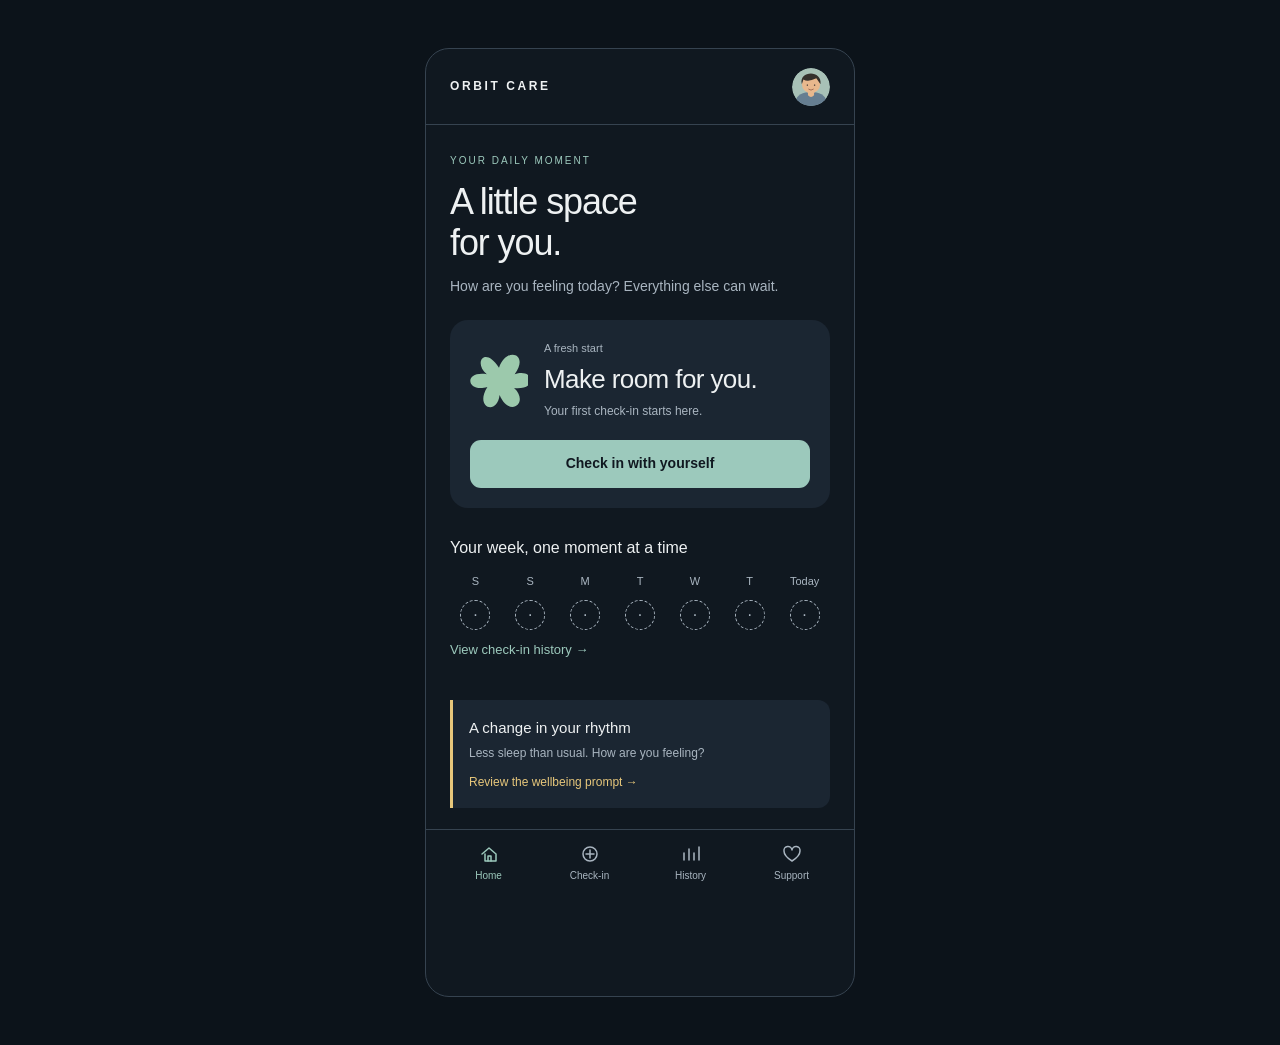
<file: ORBIT_CARE_App/index.html>
<!doctype html>
<html lang="en">
<head>
  <meta charset="utf-8">
  <meta name="viewport" content="width=device-width, initial-scale=1, viewport-fit=cover">
  <meta name="theme-color" content="#101820">
  <meta name="description" content="ORBIT CARE — a little space for wellbeing, connection, and home. An interactive concept demo.">
  <title>ORBIT CARE</title>
  <link rel="stylesheet" href="colors.css">
  <link rel="stylesheet" href="styles.css">
  <script src="app.js" defer></script>
</head>
<body>
  <div class="app-shell"><header id="app-header"></header><main id="app" tabindex="-1"></main><nav id="app-nav" aria-label="Main navigation"></nav><div class="toast" id="toast" role="status" hidden></div></div>
  <noscript>This interactive demo needs JavaScript enabled in your browser.</noscript>
</body>
</html>
</file>
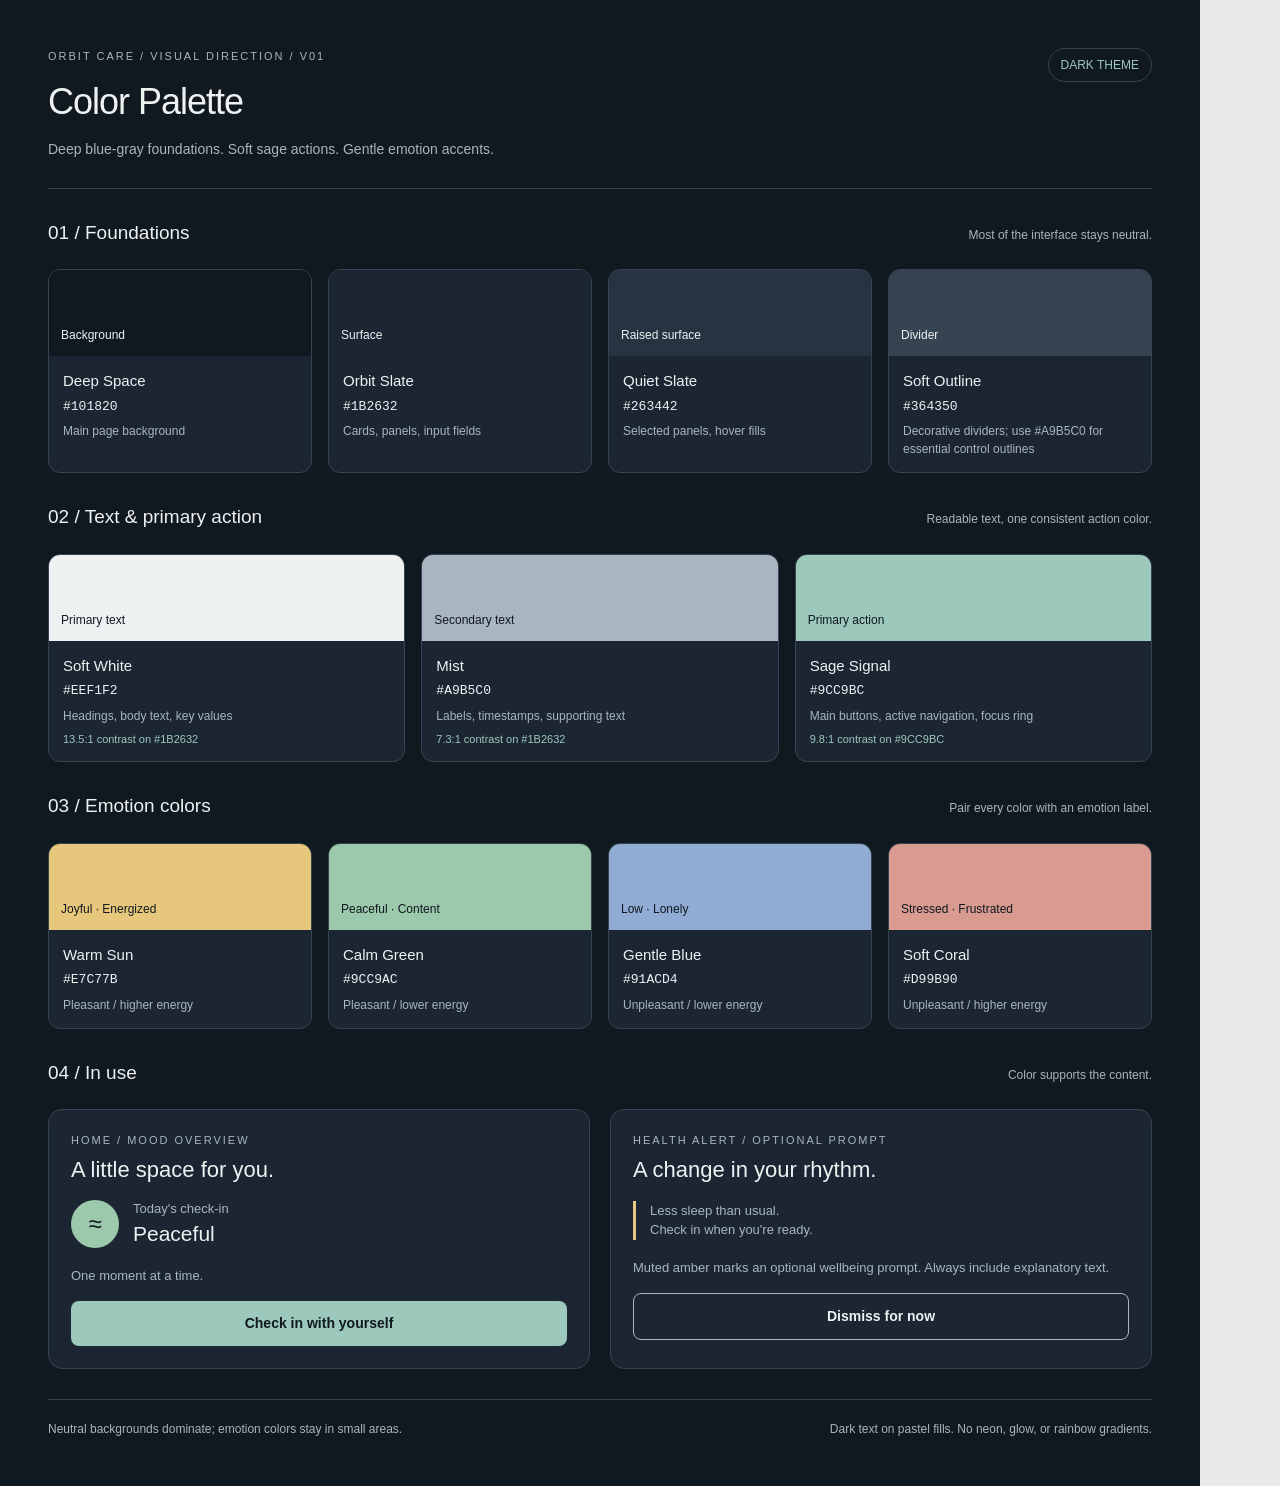
<file: color-palette.html>
<!doctype html>
<html lang="en">
<head>
<meta charset="utf-8">
<meta name="viewport" content="width=device-width, initial-scale=1">
<title>ORBIT CARE | Color Palette</title>
<style>
*{box-sizing:border-box}body{margin:0;background:#e8e9eb;color:#eef1f2;font:14px/1.5 Arial,Helvetica,sans-serif}.palette-board{width:1200px;padding:48px;background:#101820}header{display:flex;justify-content:space-between;align-items:flex-start;padding-bottom:28px;border-bottom:1px solid #364350}.eyebrow{color:#a9b5c0;font-size:11px;letter-spacing:2px;text-transform:uppercase}h1{font-size:36px;font-weight:500;letter-spacing:-1px;margin:10px 0}h2{font-size:19px;font-weight:500;margin:0 0 6px}p{margin:0;color:#a9b5c0}.badge{border:1px solid #364350;border-radius:20px;color:#9cc9bc;padding:7px 12px;font-size:12px}section{margin-top:30px}.section-head{display:flex;justify-content:space-between;align-items:baseline;margin-bottom:16px}.section-head span{font-size:12px;color:#a9b5c0}.grid{display:grid;gap:16px}.four{grid-template-columns:repeat(4,1fr)}.three{grid-template-columns:repeat(3,1fr)}.token{background:#1b2632;border:1px solid #364350;border-radius:12px;overflow:hidden}.swatch{height:86px;padding:12px;display:flex;align-items:flex-end;font-size:12px}.token-info{padding:14px}.token-title{font-size:15px;margin-bottom:4px}.hex{font-family:Consolas,monospace;color:#eef1f2;font-size:13px}.usage{font-size:12px;color:#a9b5c0;margin-top:6px}.example-grid{display:grid;grid-template-columns:1fr 1fr;gap:20px}.example{padding:22px;border:1px solid #364350;border-radius:14px;background:#1b2632}.example h3{font-size:22px;line-height:1.2;font-weight:500;margin:8px 0 12px}.example p{font-size:13px}.button{background:#9cc9bc;color:#101820;border-radius:8px;text-align:center;padding:12px 16px;margin-top:16px;font-weight:600}.secondary{background:transparent;border:1px solid #a9b5c0;color:#eef1f2}.mood{display:flex;align-items:center;gap:14px;margin:16px 0}.mood-dot{width:48px;height:48px;border-radius:50%;background:#9cc9ac;color:#101820;display:flex;align-items:center;justify-content:center;font-size:24px}.mood-name{font-size:21px}.alert{border-left:3px solid #e7c77b;padding-left:14px;margin:18px 0}.rules{display:flex;gap:20px;justify-content:space-between;border-top:1px solid #364350;padding-top:20px;margin-top:30px;color:#a9b5c0;font-size:12px}.small{font-size:12px}.contrast{color:#9cc9bc;font-size:11px;margin-top:6px}@media print{body{background:#101820}.palette-board{break-inside:avoid}@page{size:1200px 1500px;margin:0}}
</style>
</head>
<body>
<main class="palette-board" aria-label="ORBIT CARE color palette">
<header><div><div class="eyebrow">ORBIT CARE / Visual direction / v01</div><h1>Color Palette</h1><p>Deep blue-gray foundations. Soft sage actions. Gentle emotion accents.</p></div><span class="badge">DARK THEME</span></header>
<section><div class="section-head"><h2>01 / Foundations</h2><span>Most of the interface stays neutral.</span></div><div class="grid four">
<div class="token"><div class="swatch" style="background:#101820">Background</div><div class="token-info"><div class="token-title">Deep Space</div><div class="hex">#101820</div><div class="usage">Main page background</div></div></div>
<div class="token"><div class="swatch" style="background:#1b2632">Surface</div><div class="token-info"><div class="token-title">Orbit Slate</div><div class="hex">#1B2632</div><div class="usage">Cards, panels, input fields</div></div></div>
<div class="token"><div class="swatch" style="background:#263442">Raised surface</div><div class="token-info"><div class="token-title">Quiet Slate</div><div class="hex">#263442</div><div class="usage">Selected panels, hover fills</div></div></div>
<div class="token"><div class="swatch" style="background:#364350">Divider</div><div class="token-info"><div class="token-title">Soft Outline</div><div class="hex">#364350</div><div class="usage">Decorative dividers; use #A9B5C0 for essential control outlines</div></div></div>
</div></section>
<section><div class="section-head"><h2>02 / Text & primary action</h2><span>Readable text, one consistent action color.</span></div><div class="grid three">
<div class="token"><div class="swatch" style="background:#eef1f2;color:#101820">Primary text</div><div class="token-info"><div class="token-title">Soft White</div><div class="hex">#EEF1F2</div><div class="usage">Headings, body text, key values</div><div class="contrast" data-contrast="#EEF1F2" data-bg="#1B2632">13.5:1 contrast on #1B2632</div></div></div>
<div class="token"><div class="swatch" style="background:#a9b5c0;color:#101820">Secondary text</div><div class="token-info"><div class="token-title">Mist</div><div class="hex">#A9B5C0</div><div class="usage">Labels, timestamps, supporting text</div><div class="contrast" data-contrast="#A9B5C0" data-bg="#1B2632">7.3:1 contrast on #1B2632</div></div></div>
<div class="token"><div class="swatch" style="background:#9cc9bc;color:#101820">Primary action</div><div class="token-info"><div class="token-title">Sage Signal</div><div class="hex">#9CC9BC</div><div class="usage">Main buttons, active navigation, focus ring</div><div class="contrast" data-contrast="#101820" data-bg="#9CC9BC">9.8:1 contrast on #9CC9BC</div></div></div>
</div></section>
<section><div class="section-head"><h2>03 / Emotion colors</h2><span>Pair every color with an emotion label.</span></div><div class="grid four">
<div class="token"><div class="swatch" style="background:#e7c77b;color:#101820">Joyful · Energized</div><div class="token-info"><div class="token-title">Warm Sun</div><div class="hex">#E7C77B</div><div class="usage">Pleasant / higher energy</div></div></div>
<div class="token"><div class="swatch" style="background:#9cc9ac;color:#101820">Peaceful · Content</div><div class="token-info"><div class="token-title">Calm Green</div><div class="hex">#9CC9AC</div><div class="usage">Pleasant / lower energy</div></div></div>
<div class="token"><div class="swatch" style="background:#91acd4;color:#101820">Low · Lonely</div><div class="token-info"><div class="token-title">Gentle Blue</div><div class="hex">#91ACD4</div><div class="usage">Unpleasant / lower energy</div></div></div>
<div class="token"><div class="swatch" style="background:#d99b90;color:#101820">Stressed · Frustrated</div><div class="token-info"><div class="token-title">Soft Coral</div><div class="hex">#D99B90</div><div class="usage">Unpleasant / higher energy</div></div></div>
</div></section>
<section><div class="section-head"><h2>04 / In use</h2><span>Color supports the content.</span></div><div class="example-grid">
<div class="example"><div class="eyebrow">Home / mood overview</div><h3>A little space for you.</h3><div class="mood"><div class="mood-dot">≈</div><div><p>Today's check-in</p><div class="mood-name">Peaceful</div></div></div><p>One moment at a time.</p><div class="button">Check in with yourself</div></div>
<div class="example"><div class="eyebrow">Health alert / optional prompt</div><h3>A change in your rhythm.</h3><div class="alert"><p>Less sleep than usual.<br>Check in when you're ready.</p></div><p class="small">Muted amber marks an optional wellbeing prompt. Always include explanatory text.</p><div class="button secondary">Dismiss for now</div></div>
</div></section>
<footer class="rules"><span>Neutral backgrounds dominate; emotion colors stay in small areas.</span><span>Dark text on pastel fills. No neon, glow, or rainbow gradients.</span></footer>
</main>
</body>
</html>
</file>
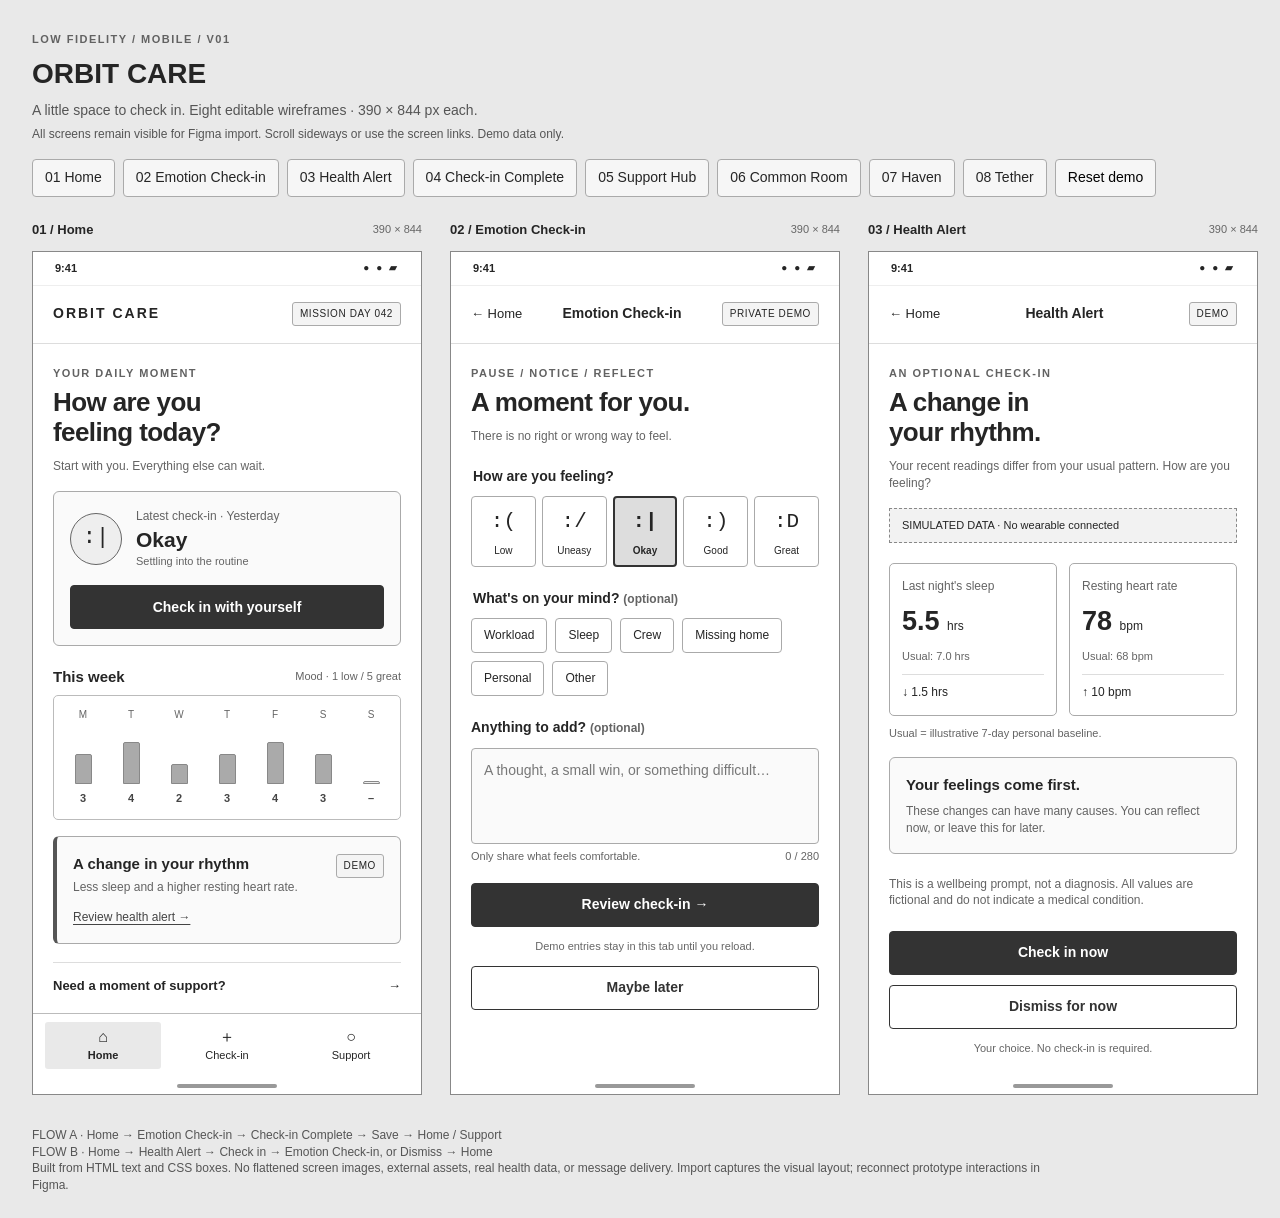
<file: lowfi.html>
<!doctype html>
<html lang="en">
<head>
<meta charset="utf-8">
<meta name="viewport" content="width=device-width, initial-scale=1">
<title>ORBIT CARE | Low-fi prototype</title>
<style>
*{box-sizing:border-box}html{scroll-behavior:smooth}body{margin:0;background:#e9e9e9;color:#252525;font-family:Arial,Helvetica,sans-serif;font-size:14px;line-height:1.4}button,a,input,textarea{font:inherit}button,a{touch-action:manipulation}button{cursor:pointer}a{color:inherit;text-decoration:none}button:focus-visible,a:focus-visible,input:focus-visible,textarea:focus-visible{outline:3px solid #555;outline-offset:3px}button:disabled{cursor:default;opacity:.65}.board-header{padding:32px 32px 24px}.eyebrow{font-size:11px;font-weight:700;letter-spacing:1.5px;text-transform:uppercase;color:#626262}.board-header h1{font-size:28px;margin:7px 0}.board-header p{margin:6px 0;color:#555}.board-links{display:flex;gap:8px;flex-wrap:wrap;margin-top:16px}.board-links a,.reset{border:1px solid #aaa;background:#f6f6f6;padding:8px 12px;border-radius:4px}.board{display:flex;gap:28px;align-items:flex-start;width:max-content;padding:0 32px 32px}.screen-wrap{width:390px;flex:0 0 390px;scroll-margin:20px}.screen-label{display:flex;justify-content:space-between;align-items:center;font-size:13px;font-weight:700;margin-bottom:12px}.screen-label span{font-size:11px;color:#666;font-weight:400}.screen{width:390px;height:844px;border:1px solid #888;background:#fff;display:flex;flex-direction:column;position:relative;overflow:hidden}.status{height:34px;flex:0 0 34px;display:flex;justify-content:space-between;align-items:center;padding:0 22px;font-size:11px;font-weight:700;border-bottom:1px solid #eee}.status-right{letter-spacing:2px;font-size:10px}.app-bar{height:58px;flex:0 0 58px;padding:0 20px;display:flex;align-items:center;justify-content:space-between;border-bottom:1px solid #ddd}.wordmark{font-size:14px;letter-spacing:2px;font-weight:700}.pill{font-size:10px;letter-spacing:.6px;border:1px solid #aaa;border-radius:3px;padding:4px 7px;background:#f4f4f4}.back{font-size:13px}.page-title{font-weight:700}.content{padding:22px 20px;flex:1;min-height:0}h2{font-size:26px;line-height:1.15;letter-spacing:-.6px;margin:7px 0 10px}h3{font-size:15px;margin:0 0 8px}p{margin:0 0 12px}.muted{color:#646464}.small{font-size:12px}.tiny{font-size:11px}.card{border:1px solid #aaa;padding:16px;background:#fafafa;border-radius:6px;margin-top:16px}.row{display:flex;justify-content:space-between;align-items:center;gap:12px}.rule{border-top:1px solid #d3d3d3;margin:14px 0}.primary,.secondary{min-height:44px;display:flex;justify-content:center;align-items:center;padding:10px 14px;border:1px solid #333;border-radius:4px;font-weight:700;text-align:center;width:100%}.primary{background:#333;color:#fff}.secondary{background:#fff;color:#333}.text-link{background:none;border:0;padding:6px 0;text-decoration:underline;text-underline-offset:3px;color:#444}.nav{height:66px;flex:0 0 66px;border-top:1px solid #bbb;display:flex;padding:8px 12px 10px;gap:8px}.nav a{flex:1;display:flex;flex-direction:column;justify-content:center;align-items:center;font-size:11px;gap:2px;border-radius:3px}.nav a.active{background:#e9e9e9;font-weight:700}.nav-symbol{font-size:16px;line-height:19px}.home-indicator{height:15px;flex:0 0 15px;display:flex;justify-content:center;align-items:center}.home-indicator span{width:100px;height:4px;background:#999;border-radius:3px}.mood-overview{display:flex;gap:14px;align-items:center;margin-bottom:16px}.mood-mark{width:52px;height:52px;flex:0 0 52px;border:1px solid #666;border-radius:50%;display:flex;align-items:center;justify-content:center;font-size:22px;font-family:monospace;background:#eee}.mood-name{font-size:21px;font-weight:700}.section-heading{display:flex;align-items:center;justify-content:space-between;margin:20px 0 8px}.section-heading h3{margin:0}.history{display:flex;gap:6px;padding:12px 8px;border:1px solid #bbb;border-radius:5px}.day{flex:1;text-align:center;font-size:10px;color:#666}.history-track{height:55px;display:flex;align-items:flex-end;justify-content:center;margin:7px 0}.history-bar{width:17px;background:#aaa;border:1px solid #888;border-radius:2px 2px 0 0}.history-score{font-weight:700;color:#444;font-size:11px}.alert-card{border-left:4px solid #555}.alert-card h3{margin-bottom:5px}.alert-card .text-link{font-size:12px}.support-shortcut{display:flex;justify-content:space-between;align-items:center;border-top:1px solid #ddd;margin-top:18px;padding-top:14px;font-size:13px;font-weight:700}fieldset{padding:0;border:0;margin:22px 0 0}legend,.field-label{font-size:14px;font-weight:700;display:block;margin-bottom:10px}.mood-options{display:flex;gap:6px}.mood-option{position:relative;flex:1;cursor:pointer;text-align:center}.mood-option input{position:absolute;opacity:0;width:1px;height:1px}.mood-option .option-box{border:1px solid #aaa;border-radius:4px;background:#fff;padding:10px 0 8px;font-size:10px;display:block}.face{display:block;font-family:monospace;font-size:21px;margin-bottom:7px}.mood-option input:checked+.option-box{background:#ddd;border:2px solid #333;padding:9px 0 7px;font-weight:700}.mood-option input:focus-visible+.option-box{outline:3px solid #777;outline-offset:2px}.chips{display:flex;gap:8px;flex-wrap:wrap}.chip{position:relative;cursor:pointer}.chip input{position:absolute;opacity:0;width:1px;height:1px}.chip span{display:block;padding:8px 12px;border:1px solid #aaa;border-radius:4px;font-size:12px}.chip input:checked+span{background:#ddd;border-color:#333;font-weight:700}.chip input:focus-visible+span{outline:3px solid #777;outline-offset:2px}.notes{margin-top:22px}textarea{width:100%;height:96px;resize:none;border:1px solid #aaa;border-radius:4px;padding:12px;background:#fafafa;color:#333}textarea::placeholder{color:#777}.form-footer{margin-top:18px}.privacy{font-size:11px;color:#666;text-align:center;margin:12px 0}.banner{border:1px dashed #888;padding:9px 12px;font-size:11px;background:#f2f2f2;margin:16px 0}.metrics{display:flex;gap:12px;margin-top:20px}.metric{flex:1;border:1px solid #aaa;border-radius:5px;padding:14px 12px}.metric-value{font-size:27px;font-weight:700;margin:8px 0}.metric-value span{font-size:12px;font-weight:400}.change{font-size:12px;border-top:1px solid #ddd;padding-top:9px;margin-top:10px}.alert-copy{margin:22px 0}.stack{display:flex;flex-direction:column;gap:10px}.check-icon{width:64px;height:64px;border:1px solid #888;background:#eee;border-radius:50%;display:flex;align-items:center;justify-content:center;font-size:32px;margin:5px 0 20px}.summary-row{display:flex;justify-content:space-between;gap:12px;font-size:13px;margin:12px 0}.summary-row strong{max-width:215px;text-align:right;overflow-wrap:anywhere}.saved-note{font-size:12px;min-height:20px;margin:10px 0;color:#444}.support-card{margin-top:14px;padding:16px;border:1px solid #aaa;border-radius:5px}.support-card h3{font-size:18px;margin:0 0 3px}.support-card p{font-size:12px;margin:8px 0 10px}.support-icon{font-size:18px;background:#eee;border:1px solid #aaa;min-width:38px;height:38px;display:flex;align-items:center;justify-content:center}.support-card .row{justify-content:flex-start}.support-card .text-link{font-size:12px}.support-feedback{font-size:12px;min-height:34px;margin-top:12px;color:#555}.board-footer{padding:0 32px 24px;color:#555;font-size:12px;max-width:1100px}.screen:target{outline:3px solid #555;outline-offset:4px}@media(prefers-reduced-motion:reduce){html{scroll-behavior:auto}}@media print{.board-header,.board-footer,.screen-label{display:none}.board{display:block;padding:0;width:auto}.screen-wrap{break-after:page}.screen{break-inside:avoid}@page{size:390px 844px;margin:0}}
.support-card{padding:13px 14px;margin-top:12px}.support-card p{margin:6px 0}.support-feedback{font-size:11px;margin-top:10px}
#summary-notes{max-height:76px;overflow-y:auto}
#complete .content{padding-top:18px}#complete .check-icon{width:48px;height:48px;margin-bottom:14px;font-size:26px}#complete h2{font-size:24px}#complete .card{padding:14px;margin-top:12px}#complete .summary-row{margin:8px 0}#complete .rule{margin:10px 0}
</style>
<style>
.avatar{width:36px;height:36px;flex:0 0 36px;border:1px solid #aaa;border-radius:50%;background:#eee;display:flex;align-items:center;justify-content:center;font-size:11px;font-weight:700}.crew-post{padding:13px;border:1px solid #bbb;border-radius:5px;margin-top:12px}.crew-post p{font-size:12px;margin:9px 0 0}.crew-post .row{justify-content:flex-start}.local-status{font-size:11px;color:#555;min-height:32px;margin:10px 0}.compose{margin-top:16px}.compose textarea{height:68px;margin-bottom:8px}.breathing-space{border:1px solid #aaa;border-radius:6px;background:#fafafa;padding:14px;text-align:center;margin-top:16px}.breathing-circle{width:100px;height:100px;margin:12px auto;border:2px solid #888;border-radius:50%;background:#eee;display:flex;flex-direction:column;justify-content:center;align-items:center}.breathing-circle strong{font-size:17px}.breathing-space .primary{margin-top:12px}.journal{margin-top:16px}.journal textarea{height:74px;margin-bottom:8px}.contact{display:flex;gap:9px;align-items:center;padding:10px;border:1px solid #bbb;border-radius:5px;background:#fff;cursor:pointer;flex:1;font-size:12px}.contact:has(input:checked){background:#e8e8e8;border-color:#333}.contact input{accent-color:#333;margin:0}.contacts{display:flex;gap:10px;margin-top:10px}.message-history{border-left:3px solid #999;background:#f4f4f4;padding:12px;margin-top:12px}.message-history p{font-size:12px;margin:8px 0 0}.support-detail-note{font-size:11px;color:#666;border-top:1px solid #ddd;padding-top:12px;margin-top:16px}
#tether .content{padding-top:16px}#tether h2{font-size:24px;margin-bottom:7px}#tether .banner{margin:12px 0}#tether .compose{margin-top:12px}#tether .local-status{min-height:20px;margin:8px 0}#tether .support-detail-note{margin-top:12px;padding-top:8px;font-size:10px}#tether .message-history{margin-top:8px;padding:10px}
</style></head>
<body>
<header class="board-header">
 <div class="eyebrow">Low fidelity / mobile / v01</div>
 <h1>ORBIT CARE</h1>
 <p>A little space to check in. Eight editable wireframes · 390 × 844 px each.</p>
 <p class="small">All screens remain visible for Figma import. Scroll sideways or use the screen links. Demo data only.</p>
 <nav class="board-links" aria-label="Prototype screens"><a href="#home">01 Home</a><a href="#emotion">02 Emotion Check-in</a><a href="#alert">03 Health Alert</a><a href="#complete">04 Check-in Complete</a><a href="#support">05 Support Hub</a><a href="#common-room">06 Common Room</a><a href="#haven">07 Haven</a><a href="#tether">08 Tether</a><button class="reset" id="reset" type="button">Reset demo</button></nav>
</header>
<main class="board">
 <section class="screen-wrap" aria-labelledby="label-home">
 <div class="screen-label" id="label-home">01 / Home <span>390 × 844</span></div>
 <article class="screen" id="home" aria-label="Home">
  <div class="status"><span>9:41</span><span class="status-right">● ● ▰</span></div>
  <header class="app-bar"><span class="wordmark">ORBIT CARE</span><span class="pill">MISSION DAY 042</span></header>
  <div class="content">
   <div class="eyebrow">Your daily moment</div><h2>How are you<br>feeling today?</h2><p class="muted small">Start with you. Everything else can wait.</p>
   <div class="card"><div class="mood-overview"><div class="mood-mark" id="home-face">:|</div><div><div class="small muted">Latest check-in · <span id="home-time">Yesterday</span></div><div class="mood-name" id="home-mood">Okay</div><div class="tiny muted" id="home-reason">Settling into the routine</div></div></div><a class="primary" href="#emotion">Check in with yourself</a></div>
   <div class="section-heading"><h3>This week</h3><span class="tiny muted">Mood · 1 low / 5 great</span></div>
   <div class="history" aria-label="Weekly mood history: Monday 3, Tuesday 4, Wednesday 2, Thursday 3, Friday 4, Saturday 3, Sunday no entry">
    <div class="day">M<div class="history-track"><div class="history-bar" style="height:30px"></div></div><div class="history-score">3</div></div>
    <div class="day">T<div class="history-track"><div class="history-bar" style="height:42px"></div></div><div class="history-score">4</div></div>
    <div class="day">W<div class="history-track"><div class="history-bar" style="height:20px"></div></div><div class="history-score">2</div></div>
    <div class="day">T<div class="history-track"><div class="history-bar" style="height:30px"></div></div><div class="history-score">3</div></div>
    <div class="day">F<div class="history-track"><div class="history-bar" style="height:42px"></div></div><div class="history-score">4</div></div>
    <div class="day">S<div class="history-track"><div class="history-bar" style="height:30px"></div></div><div class="history-score">3</div></div>
    <div class="day">S<div class="history-track"><div class="history-bar" id="today-bar" style="height:3px;background:#eee"></div></div><div class="history-score" id="today-score">–</div></div>
   </div>
   <div class="card alert-card"><div class="row"><h3 id="home-alert-title">A change in your rhythm</h3><span class="pill">DEMO</span></div><p class="small muted" id="home-alert-copy">Less sleep and a higher resting heart rate.</p><a class="text-link" href="#alert">Review health alert →</a></div>
   <a class="support-shortcut" href="#support"><span>Need a moment of support?</span><span>→</span></a>
  </div>
  <nav class="nav" aria-label="Home navigation"><a class="active" href="#home" aria-current="page"><span class="nav-symbol">⌂</span>Home</a><a href="#emotion"><span class="nav-symbol">＋</span>Check-in</a><a href="#support"><span class="nav-symbol">○</span>Support</a></nav><div class="home-indicator"><span></span></div>
 </article></section>
 <section class="screen-wrap" aria-labelledby="label-emotion">
 <div class="screen-label" id="label-emotion">02 / Emotion Check-in <span>390 × 844</span></div>
 <article class="screen" id="emotion" aria-label="Emotion Check-in">
  <div class="status"><span>9:41</span><span class="status-right">● ● ▰</span></div><header class="app-bar"><a class="back" href="#home">← Home</a><span class="page-title">Emotion Check-in</span><span class="pill">PRIVATE DEMO</span></header>
  <form class="content" id="checkin-form">
   <div class="eyebrow">Pause / notice / reflect</div><h2>A moment for you.</h2><p class="muted small">There is no right or wrong way to feel.</p>
   <fieldset><legend>How are you feeling?</legend><div class="mood-options">
    <label class="mood-option"><input type="radio" name="mood" value="Low" data-score="1" data-face=":(" required><span class="option-box"><span class="face">:(</span>Low</span></label>
    <label class="mood-option"><input type="radio" name="mood" value="Uneasy" data-score="2" data-face=":/"><span class="option-box"><span class="face">:/</span>Uneasy</span></label>
    <label class="mood-option"><input type="radio" name="mood" value="Okay" data-score="3" data-face=":|" checked><span class="option-box"><span class="face">:|</span>Okay</span></label>
    <label class="mood-option"><input type="radio" name="mood" value="Good" data-score="4" data-face=":)"><span class="option-box"><span class="face">:)</span>Good</span></label>
    <label class="mood-option"><input type="radio" name="mood" value="Great" data-score="5" data-face=":D"><span class="option-box"><span class="face">:D</span>Great</span></label>
   </div></fieldset>
   <fieldset><legend>What's on your mind? <span class="muted small">(optional)</span></legend><div class="chips">
    <label class="chip"><input type="checkbox" name="reason" value="Workload"><span>Workload</span></label><label class="chip"><input type="checkbox" name="reason" value="Sleep"><span>Sleep</span></label><label class="chip"><input type="checkbox" name="reason" value="Crew"><span>Crew</span></label><label class="chip"><input type="checkbox" name="reason" value="Missing home"><span>Missing home</span></label><label class="chip"><input type="checkbox" name="reason" value="Personal"><span>Personal</span></label><label class="chip"><input type="checkbox" name="reason" value="Other"><span>Other</span></label>
   </div></fieldset>
   <div class="notes"><label class="field-label" for="notes">Anything to add? <span class="muted small">(optional)</span></label><textarea id="notes" name="notes" maxlength="280" placeholder="A thought, a small win, or something difficult…"></textarea><div class="row tiny muted"><span>Only share what feels comfortable.</span><span id="note-count">0 / 280</span></div></div>
   <div class="form-footer"><button class="primary" type="submit">Review check-in →</button><p class="privacy">Demo entries stay in this tab until you reload.</p><a class="secondary" href="#home">Maybe later</a></div>
  </form>
  <div class="home-indicator"><span></span></div>
 </article></section>
 <section class="screen-wrap" aria-labelledby="label-alert">
 <div class="screen-label" id="label-alert">03 / Health Alert <span>390 × 844</span></div>
 <article class="screen" id="alert" aria-label="Health Alert">
  <div class="status"><span>9:41</span><span class="status-right">● ● ▰</span></div><header class="app-bar"><a class="back" href="#home">← Home</a><span class="page-title">Health Alert</span><span class="pill">DEMO</span></header>
  <div class="content"><div class="eyebrow">An optional check-in</div><h2>A change in<br>your rhythm.</h2><p class="small muted">Your recent readings differ from your usual pattern. How are you feeling?</p>
   <div class="banner">SIMULATED DATA · No wearable connected</div>
   <div class="metrics"><div class="metric"><div class="small muted">Last night's sleep</div><div class="metric-value">5.5 <span>hrs</span></div><div class="tiny muted">Usual: 7.0 hrs</div><div class="change">↓ 1.5 hrs</div></div><div class="metric"><div class="small muted">Resting heart rate</div><div class="metric-value">78 <span>bpm</span></div><div class="tiny muted">Usual: 68 bpm</div><div class="change">↑ 10 bpm</div></div></div>
   <p class="tiny muted" style="margin-top:10px">Usual = illustrative 7-day personal baseline.</p>
   <div class="card"><h3>Your feelings come first.</h3><p class="small muted" style="margin:0">These changes can have many causes. You can reflect now, or leave this for later.</p></div>
   <div class="alert-copy"><p class="small muted">This is a wellbeing prompt, not a diagnosis. All values are fictional and do not indicate a medical condition.</p></div>
   <div class="stack"><a class="primary" href="#emotion">Check in now</a><button class="secondary" id="dismiss" type="button">Dismiss for now</button></div><p class="privacy" id="alert-status" role="status">Your choice. No check-in is required.</p>
  </div><div class="home-indicator"><span></span></div>
 </article></section>
 <section class="screen-wrap" aria-labelledby="label-complete">
 <div class="screen-label" id="label-complete">04 / Check-in Complete <span>390 × 844</span></div>
 <article class="screen" id="complete" aria-label="Check-in Complete">
  <div class="status"><span>9:41</span><span class="status-right">● ● ▰</span></div><header class="app-bar"><a class="back" href="#emotion">← Edit</a><span class="page-title">Check-in Complete</span><span class="pill">PRIVATE DEMO</span></header>
  <div class="content"><div class="check-icon">✓</div><div class="eyebrow" id="complete-step">Reflection complete</div><h2 id="complete-heading">Ready to save.</h2><p class="small muted" id="complete-copy">Take one last look at your check-in.</p>
   <div class="card"><div class="row"><h3>Your check-in</h3><span class="pill">TODAY</span></div><div class="rule"></div><div class="summary-row"><span class="muted">Mood</span><strong id="summary-mood">Okay</strong></div><div class="summary-row"><span class="muted">Reason</span><strong id="summary-reason">No reason selected</strong></div><div class="rule"></div><div class="small muted">Notes</div><p class="small" id="summary-notes" style="margin:8px 0 0;white-space:pre-wrap;overflow-wrap:anywhere">No notes added.</p></div>
   <p class="small muted" style="margin-top:18px">Small moments of reflection count.</p><button type="button" class="primary" id="save">Save entry</button><p class="saved-note" id="save-status" role="status">Demo only · saved in this tab until reload.</p>
   <div class="stack"><a class="secondary" href="#home">Return Home</a><a class="secondary" href="#support">Explore Support →</a></div><p class="privacy">You choose what comes next.</p>
  </div><div class="home-indicator"><span></span></div>
 </article></section>
 <section class="screen-wrap" aria-labelledby="label-support">
 <div class="screen-label" id="label-support">05 / Support Hub <span>390 × 844</span></div>
 <article class="screen" id="support" aria-label="Support Hub">
  <div class="status"><span>9:41</span><span class="status-right">● ● ▰</span></div><header class="app-bar"><a class="back" href="#home">← Home</a><span class="page-title">Support Hub</span><span class="pill">EXPLORE</span></header>
  <div class="content"><div class="eyebrow">Connection / calm / home</div><h2>Your space<br>for support.</h2><p class="small muted">Choose what you need, at your own pace.</p>
   <div class="support-card"><div class="row"><div class="support-icon">○○</div><div><h3>Common Room</h3><span class="tiny muted">Connect with your crew</span></div></div><p class="muted">Share a moment, join a conversation, or simply be together.</p><a class="text-link" href="#common-room">Explore Common Room →</a></div>
   <div class="support-card"><div class="row"><div class="support-icon">◇</div><div><h3>Haven</h3><span class="tiny muted">A little room to breathe</span></div></div><p class="muted">Private reflection and quiet wellbeing activities, just for you.</p><a class="text-link" href="#haven">Find a quiet moment →</a></div>
   <div class="support-card"><div class="row"><div class="support-icon">↔</div><div><h3>Tether</h3><span class="tiny muted">Stay close, across the distance</span></div></div><p class="muted">Send an asynchronous message to family or friends back home.</p><a class="text-link" href="#tether">Connect with home →</a></div>
   <p class="support-feedback" id="support-status" role="status">Choose a space to connect, reflect, or reach home.</p>
  </div><nav class="nav" aria-label="Support navigation"><a href="#home"><span class="nav-symbol">⌂</span>Home</a><a href="#emotion"><span class="nav-symbol">＋</span>Check-in</a><a class="active" href="#support" aria-current="page"><span class="nav-symbol">○</span>Support</a></nav><div class="home-indicator"><span></span></div>
 </article></section>
<section class="screen-wrap" aria-labelledby="label-common-room"><div class="screen-label" id="label-common-room">06 / Common Room <span>390 × 844</span></div><article class="screen" id="common-room" aria-label="Common Room"><div class="status"><span>9:41</span><span class="status-right">● ● ▰</span></div><header class="app-bar"><a class="back" href="#support">← Support</a><span class="page-title">Common Room</span><span class="pill">DEMO</span></header><div class="content">
<div class="eyebrow">Together on the journey</div><h2>A place for<br>your crew.</h2><p class="small muted">Small conversations. Shared moments.</p>
<div class="banner">SIMULATED CREW FEED · No live chat connected</div>
<div class="row"><h3 style="margin:0">Crew lounge</h3><span class="pill">3 CREW · DEMO</span></div>
<div class="crew-post"><div class="row"><div class="avatar">AL</div><div><strong class="small">Alex</strong><div class="tiny muted">Today · 09:10</div></div></div><p>Anyone up for a shared music break after the shift?</p></div>
<div class="crew-post"><div class="row"><div class="avatar">SA</div><div><strong class="small">Sam</strong><div class="tiny muted">Today · 09:18</div></div></div><p>Count me in. A little company sounds good today.</p></div>
<form id="crew-form" class="compose"><label class="field-label" for="crew-message">Share with the crew</label><textarea id="crew-message" maxlength="200" required placeholder="A small win, an invitation, a hello…"></textarea><button class="primary" type="submit">Post to demo lounge</button></form>
<p class="local-status" id="crew-status" role="status">Your message will appear locally; nobody receives it.</p>
<a class="secondary" href="#support">Back to Support</a></div><div class="home-indicator"><span></span></div></article></section><section class="screen-wrap" aria-labelledby="label-haven"><div class="screen-label" id="label-haven">07 / Haven <span>390 × 844</span></div><article class="screen" id="haven" aria-label="Haven"><div class="status"><span>9:41</span><span class="status-right">● ● ▰</span></div><header class="app-bar"><a class="back" href="#support">← Support</a><span class="page-title">Haven</span><span class="pill">DEMO</span></header><div class="content">
<div class="eyebrow">A quiet moment / just for you</div><h2>Make room<br>to pause.</h2><p class="small muted">Take a breath, or put a thought into words.</p>
<div class="breathing-space"><div class="row"><h3 style="margin:0">A gentle breathing break</h3><span class="pill">PREVIEW</span></div><div class="breathing-circle"><strong id="breath-phase">Ready?</strong><span class="tiny muted" id="breath-hint">At your own pace</span></div><p class="tiny muted" style="margin:0">Follow a comfortable rhythm. Stop whenever you like.</p><button class="primary" id="breath-next" type="button">Begin breathing preview</button></div>
<form class="journal" id="journal-form"><label class="field-label" for="journal-note">Private reflection</label><p class="small muted">What would help you feel a little more settled?</p><textarea id="journal-note" maxlength="280" required placeholder="One thing I need right now is…"></textarea><button class="secondary" type="submit">Save reflection in demo</button></form><p class="local-status" id="journal-status" role="status">Only held in this tab. Cleared on reload.</p><a class="secondary" href="#support">Back to Support</a></div><div class="home-indicator"><span></span></div></article></section><section class="screen-wrap" aria-labelledby="label-tether"><div class="screen-label" id="label-tether">08 / Tether <span>390 × 844</span></div><article class="screen" id="tether" aria-label="Tether"><div class="status"><span>9:41</span><span class="status-right">● ● ▰</span></div><header class="app-bar"><a class="back" href="#support">← Support</a><span class="page-title">Tether</span><span class="pill">DEMO</span></header><div class="content">
<div class="eyebrow">Connection across the distance</div><h2>A little closer<br>to home.</h2><p class="small muted">Leave a message for someone who matters.</p>
<div class="banner">ASYNCHRONOUS CONCEPT · No connection to Earth</div>
<form id="tether-form"><fieldset style="margin-top:12px"><legend>Who is this for?</legend><div class="contacts"><label class="contact"><input type="radio" name="recipient" value="Family" checked><span>Family<br><span class="tiny muted">Home circle</span></span></label><label class="contact"><input type="radio" name="recipient" value="Jamie"><span>Jamie<br><span class="tiny muted">Friend</span></span></label></div></fieldset>
<div class="compose"><label class="field-label" for="tether-message">Your message</label><textarea id="tether-message" required maxlength="280" placeholder="Something from your day you'd like to share…"></textarea><button class="primary" type="submit">Queue message in demo</button></div></form>
<p class="local-status" id="tether-status" role="status">Demo queue only. Nothing is transmitted.</p><h3>Recent connection</h3><div class="message-history"><div class="row"><strong class="small">Family → You</strong><span class="pill">SAMPLE</span></div><p>Thinking of you today. We saved you a seat at dinner, as always.</p><div class="tiny muted" style="margin-top:8px">Yesterday · Illustrative incoming message</div></div><p class="support-detail-note">Messages may arrive at different times. This prototype does not simulate a delivery schedule.</p><a class="secondary" href="#support">Back to Support</a></div><div class="home-indicator"><span></span></div></article></section></main>
<footer class="board-footer">FLOW A · Home → Emotion Check-in → Check-in Complete → Save → Home / Support<br>FLOW B · Home → Health Alert → Check in → Emotion Check-in, or Dismiss → Home<br>Built from HTML text and CSS boxes. No flattened screen images, external assets, real health data, or message delivery. Import captures the visual layout; reconnect prototype interactions in Figma.</footer>
<script>
const form=document.getElementById('checkin-form');
const byId=id=>document.getElementById(id);
let draft=null;
function readDraft(){const mood=form.querySelector('[name="mood"]:checked');return {mood:mood.value,score:Number(mood.dataset.score),face:mood.dataset.face,reasons:[...form.querySelectorAll('[name="reason"]:checked')].map(el=>el.value),notes:byId('notes').value.trim()};}
function prepare(){draft=readDraft();byId('summary-mood').textContent=draft.mood;byId('summary-reason').textContent=draft.reasons.join(', ')||'No reason selected';byId('summary-notes').textContent=draft.notes||'No notes added.';byId('save').disabled=false;byId('save').textContent='Save entry';byId('complete-step').textContent='Reflection complete';byId('complete-heading').textContent='Ready to save.';byId('complete-copy').textContent='Take one last look at your check-in.';byId('save-status').textContent='Demo only · saved in this tab until reload.';}
function go(id){location.hash=id;byId(id).scrollIntoView({block:'nearest',inline:'center'});}
form.addEventListener('submit',event=>{event.preventDefault();prepare();go('complete');});
form.addEventListener('input',()=>{byId('note-count').textContent=byId('notes').value.length+' / 280';prepare();});
byId('save').addEventListener('click',()=>{if(!draft)prepare();byId('home-mood').textContent=draft.mood;byId('home-face').textContent=draft.face;byId('home-time').textContent='Today';byId('home-reason').textContent=draft.reasons.join(', ')||'A moment for yourself';byId('today-bar').style.height=(draft.score*10)+'px';byId('today-bar').style.background='#777';byId('today-score').textContent=draft.score;document.querySelector('.history').setAttribute('aria-label','Weekly mood history: Monday 3, Tuesday 4, Wednesday 2, Thursday 3, Friday 4, Saturday 3, Sunday '+draft.score);byId('complete-step').textContent='Check-in saved';byId('complete-heading').textContent='You made space for you.';byId('complete-copy').textContent='Your reflection has been saved in this demo.';byId('save').textContent='Entry saved ✓';byId('save').disabled=true;byId('save-status').textContent='Saved in this tab. Return Home to see your update.';});
byId('dismiss').addEventListener('click',()=>{byId('home-alert-title').textContent='Health alert dismissed';byId('home-alert-copy').textContent='You can revisit the simulated readings anytime.';byId('alert-status').textContent='Dismissed. You can check in whenever you want.';byId('dismiss').textContent='Dismissed';byId('dismiss').disabled=true;go('home');});
byId('reset').addEventListener('click',()=>location.href=location.pathname+location.search);

document.getElementById('crew-form').addEventListener('submit',event=>{event.preventDefault();document.getElementById('crew-status').textContent='You · '+document.getElementById('crew-message').value.trim();document.getElementById('crew-message').value='';});
const phases=[['Breathe in','Gently, at your pace','Next: breathe out'],['Breathe out','Let your shoulders soften','Finish preview'],['A moment for you','Return whenever you need','Begin again']];let phase=0;
document.getElementById('breath-next').addEventListener('click',()=>{const step=phases[phase];document.getElementById('breath-phase').textContent=step[0];document.getElementById('breath-hint').textContent=step[1];document.getElementById('breath-next').textContent=step[2];phase=(phase+1)%phases.length;});
document.getElementById('journal-form').addEventListener('submit',event=>{event.preventDefault();document.getElementById('journal-status').textContent='Reflection saved in this tab only. You can keep editing.';});
document.getElementById('tether-form').addEventListener('submit',event=>{event.preventDefault();const recipient=document.querySelector('[name="recipient"]:checked').value;document.getElementById('tether-status').textContent='Queued for '+recipient+' in this demo. Not transmitted.';});
</script>
</body>
</html>
</file>
<file: ORBIT_CARE_App/colors.css>
/* ORBIT CARE approved dark palette. Keep emotion labels alongside color. */
:root {
  color-scheme: dark;
  --color-background: #101820;
  --color-surface: #1b2632;
  --color-surface-raised: #263442;
  --color-divider: #364350;
  --color-text: #eef1f2;
  --color-text-secondary: #a9b5c0;
  --color-control-outline: #a9b5c0;
  --color-primary: #9cc9bc;
  --color-on-primary: #101820;
  --color-focus: #9cc9bc;
  --color-emotion-joyful: #e7c77b;
  --color-emotion-peaceful: #9cc9ac;
  --color-emotion-low: #91acd4;
  --color-emotion-stressed: #d99b90;
  --color-on-emotion: #101820;
  --color-wellbeing-prompt: #e7c77b;
}
</file>
<file: ORBIT_CARE_App/styles.css>
*{box-sizing:border-box}html{background:var(--color-background);scroll-behavior:smooth}body{margin:0;color:var(--color-text);font:15px/1.55 -apple-system,BlinkMacSystemFont,"Segoe UI",Arial,sans-serif}button,input,textarea,select{font:inherit}button,a{-webkit-tap-highlight-color:transparent;touch-action:manipulation}button{cursor:pointer}button:disabled{opacity:.5;cursor:default}a{color:inherit;text-decoration:none}button:focus-visible,a:focus-visible,input:focus-visible,textarea:focus-visible,select:focus-visible{outline:3px solid var(--color-focus);outline-offset:4px}button,a,input,textarea{border-radius:10px}button{color:inherit}h1,h2,h3,p{margin:0}h1{font-size:36px;line-height:1.14;letter-spacing:-1.1px;font-weight:500}h2{font-size:21px;line-height:1.3;letter-spacing:-.4px;font-weight:500}h3{font-size:16px;font-weight:500}p{color:var(--color-text-secondary)}.desktop-intro{display:none}.app-shell{max-width:460px;margin:auto;min-height:100dvh;position:relative;background:var(--color-background)}#app-header{height:76px;display:flex;justify-content:space-between;align-items:center;padding:16px 24px;border-bottom:1px solid var(--color-divider);gap:12px}.wordmark{font-size:12px;font-weight:600;letter-spacing:2.6px}.header-end{font-size:10px;letter-spacing:1.5px;color:var(--color-text-secondary)}.back-link{font-size:13px;color:var(--color-primary);min-height:44px;display:flex;align-items:center}.page-name{font-size:13px}#app{padding:28px 24px 115px;outline:none}.eyebrow{font-size:10px;letter-spacing:2px;text-transform:uppercase;color:var(--color-primary);margin-bottom:12px}.lead{font-size:14px;margin-top:12px;line-height:1.7}.small{font-size:12px}.tiny{font-size:11px}.muted{color:var(--color-text-secondary)}.row{display:flex;justify-content:space-between;align-items:center;gap:12px}.stack{display:flex;flex-direction:column;gap:12px}.space{margin-top:24px}.space-sm{margin-top:12px}.panel{padding:20px;background:var(--color-surface);border-radius:18px;margin-top:22px}.panel:first-child{margin-top:0}.primary,.secondary{min-height:48px;display:flex;align-items:center;justify-content:center;text-align:center;padding:12px 16px;border-radius:11px;font-size:14px;font-weight:600;width:100%;border:1px solid transparent}.primary{background:var(--color-primary);color:var(--color-on-primary)}.primary:hover{filter:brightness(1.06)}.secondary{background:transparent;color:var(--color-text);border-color:var(--color-control-outline)}.text-button{border:0;background:transparent;padding:10px 0;color:var(--color-primary);font-size:13px;display:inline-block;min-height:44px}.pill{padding:4px 8px;border-radius:6px;background:var(--color-surface-raised);font-size:10px;letter-spacing:.7px;color:var(--color-text-secondary);white-space:nowrap}.demo-note{font-size:11px;line-height:1.6;color:var(--color-text-secondary);margin-top:16px}.divider{border:0;border-top:1px solid var(--color-divider);margin:20px 0}.mood-orb{background:var(--emotion-color,var(--color-emotion-peaceful));color:var(--color-background);width:58px;height:58px;flex-shrink:0;border-radius:50%;display:flex;align-items:center;justify-content:center;font-size:27px;line-height:1}.mood-name{font-size:26px;letter-spacing:-.6px;margin:2px 0}.mood-row{display:flex;gap:16px;align-items:center;margin-bottom:20px}.section-heading{display:flex;align-items:center;justify-content:space-between;margin-top:28px;margin-bottom:12px}.section-heading a{color:var(--color-primary);font-size:12px;min-height:36px;display:flex;align-items:center}.week{display:flex;justify-content:space-between;gap:4px}.week-day{text-align:center;flex:1;color:var(--color-text-secondary);font-size:11px}.week-day .mini-orb{width:30px;height:30px;border-radius:50%;background:var(--emotion-color);color:var(--color-background);display:flex;align-items:center;justify-content:center;margin:10px auto 0;font-size:16px}.mini-orb.empty{background:transparent;border:1px dashed var(--color-control-outline);color:var(--color-text-secondary)}.health-prompt{border-left:3px solid var(--color-wellbeing-prompt);background:var(--color-surface);border-radius:0 12px 12px 0;padding:16px;margin-top:26px;display:block}.health-prompt h3{font-size:15px;margin-bottom:5px}.health-prompt p{font-size:12px}.health-prompt .prompt-link{color:var(--color-wellbeing-prompt);display:block;font-size:12px;margin-top:10px}.support-link{display:flex;justify-content:space-between;align-items:center;padding:20px 0;margin-top:8px;font-size:13px;color:var(--color-primary)}#app-nav{position:fixed;bottom:0;max-width:460px;width:100%;display:flex;justify-content:space-around;background:var(--color-background);border-top:1px solid var(--color-divider);padding:9px 12px max(12px,env(safe-area-inset-bottom));z-index:5}#app-nav a{display:flex;flex-direction:column;align-items:center;gap:4px;min-width:56px;padding:5px;font-size:10px;color:var(--color-text-secondary)}#app-nav a[aria-current=page]{color:var(--color-primary)}.nav-icon{width:20px;height:20px;display:flex;align-items:center;justify-content:center}.nav-icon svg{width:20px;height:20px;stroke:currentColor;fill:none;stroke-width:1.5;stroke-linecap:round;stroke-linejoin:round}.step{font-size:11px;color:var(--color-text-secondary);margin-bottom:16px}.progress-dots{display:flex;gap:5px;margin-top:16px}.progress-dots span{height:3px;flex:1;background:var(--color-surface-raised);border-radius:2px}.progress-dots .done{background:var(--color-primary)}.emotion-group{margin-top:24px}.group-label{display:flex;align-items:center;gap:8px;font-size:12px;margin-bottom:10px;color:var(--color-text-secondary)}.group-dot{width:8px;height:8px;display:inline-block;background:var(--emotion-color);border-radius:50%}.emotion-grid{display:grid;grid-template-columns:repeat(3,1fr);gap:8px}.emotion-choice{border:1px solid var(--color-control-outline);background:var(--color-surface);min-height:57px;color:var(--color-text);padding:9px 3px;font-size:12px;border-radius:12px}.emotion-choice[aria-pressed=true]{background:var(--emotion-color);border-color:var(--emotion-color);color:var(--color-background);font-weight:600}.selected-line{min-height:28px;margin-top:18px;color:var(--color-primary);font-size:13px}.sticky-action{margin-top:20px}.chips{display:flex;gap:9px;flex-wrap:wrap}.chip{border:1px solid var(--color-control-outline);background:var(--color-surface);padding:9px 13px;font-size:13px;min-height:44px}.chip[aria-pressed=true]{background:var(--color-primary);color:var(--color-on-primary);border-color:var(--color-primary)}label.field-label,legend{display:block;font-size:14px;margin-bottom:10px;font-weight:500}fieldset{margin:24px 0;padding:0;border:0}textarea,input[type=text]{width:100%;border:1px solid var(--color-control-outline);background:var(--color-surface);color:var(--color-text);padding:14px;line-height:1.6;min-width:0}textarea{height:118px;resize:vertical}textarea::placeholder,input::placeholder{color:var(--color-text-secondary)}.counter{text-align:right;font-size:11px;color:var(--color-text-secondary);margin-top:5px}.summary{display:flex;justify-content:space-between;gap:16px;font-size:13px;margin:12px 0}.summary strong{font-weight:500;max-width:65%;text-align:right;overflow-wrap:anywhere}.note-body{white-space:pre-wrap;overflow-wrap:anywhere;color:var(--color-text);font-size:14px;margin-top:10px}.success-orb{width:78px;height:78px;border-radius:50%;background:var(--color-primary);color:var(--color-on-primary);font-size:32px;display:flex;align-items:center;justify-content:center;margin-bottom:26px}.entry-row{display:flex;align-items:center;gap:14px;padding:18px 0;border-bottom:1px solid var(--color-divider)}.entry-row .mood-orb{width:43px;height:43px;font-size:21px}.entry-main{flex:1;min-width:0}.entry-main h3{margin-bottom:3px}.entry-reason{overflow:hidden;text-overflow:ellipsis;white-space:nowrap;font-size:12px}.empty-state{padding:32px 20px;border:1px dashed var(--color-control-outline);border-radius:16px;text-align:center;margin-top:24px}.empty-state h2{margin:10px 0}.metrics{display:grid;grid-template-columns:1fr 1fr;gap:12px;margin-top:22px}.metric{background:var(--color-surface);padding:18px 14px;border-radius:15px}.metric strong{font-size:30px;font-weight:500;display:block;line-height:1.3;margin:10px 0}.metric strong span{font-size:12px;color:var(--color-text-secondary)}.metric .delta{border-top:1px solid var(--color-divider);padding-top:10px;margin-top:10px;color:var(--color-wellbeing-prompt);font-size:12px}.support-card{display:block;padding:22px;background:var(--color-surface);border-radius:16px;margin-top:14px}.support-card h2{font-size:21px}.support-card p{font-size:13px;margin-top:9px}.support-top{display:flex;justify-content:space-between;align-items:center}.support-graphic{width:38px;height:38px;background:var(--color-surface-raised);display:flex;justify-content:center;align-items:center;border-radius:12px;color:var(--color-primary);font-size:21px}.support-card .card-link{display:block;margin-top:14px;font-size:12px;color:var(--color-primary)}.avatar{width:36px;height:36px;background:var(--color-surface-raised);border-radius:50%;display:flex;align-items:center;justify-content:center;font-size:11px;color:var(--color-primary);flex-shrink:0}.post{padding:18px 0;border-bottom:1px solid var(--color-divider)}.post-head{display:flex;gap:10px;align-items:center}.post p{margin-top:12px;font-size:14px;color:var(--color-text);white-space:pre-wrap;overflow-wrap:anywhere}.post-like{background:transparent;border:0;color:var(--color-text-secondary);font-size:12px;padding:10px 0;min-height:40px}.post-like[aria-pressed=true]{color:var(--color-primary)}.compose{margin-top:24px}.compose textarea{height:88px}.reflection-link{display:flex;justify-content:space-between;align-items:center;gap:15px;padding:20px 0}.reflection-link h3{margin-bottom:4px}.breath-view{text-align:center;margin-top:30px}.breath-orbit{height:242px;display:grid;place-items:center}.breath-circle{width:160px;height:160px;border-radius:50%;background:var(--color-primary);color:var(--color-on-primary);display:flex;flex-direction:column;align-items:center;justify-content:center;transition:transform 4s linear}.breath-circle.inhale{transform:scale(1.3)}.breath-circle.exhale{transform:scale(1)}.breath-circle strong{font-size:22px;font-weight:500}.breath-circle span{font-size:13px;margin-top:6px}.session-info{font-size:12px;color:var(--color-text-secondary);min-height:24px;margin:12px 0 22px}.contact-link{display:flex;gap:14px;align-items:center;padding:20px 0;border-bottom:1px solid var(--color-divider)}.contact-link .avatar{width:48px;height:48px;font-size:15px}.contact-link>div:nth-child(2){flex:1}.bubble{background:var(--color-surface);border-radius:16px 16px 16px 3px;padding:16px;margin:20px 25px 6px 0;color:var(--color-text);font-size:14px;white-space:pre-wrap;overflow-wrap:anywhere}.bubble.out{background:var(--color-surface-raised);border-radius:16px 16px 3px 16px;margin:20px 0 6px 25px}.message-meta{font-size:10px;color:var(--color-text-secondary)}.message-meta.out{text-align:right}.toast{position:fixed;z-index:10;bottom:100px;left:50%;transform:translateX(-50%);width:max-content;max-width:min(88vw,380px);border:1px solid var(--color-primary);padding:12px 16px;border-radius:12px;background:var(--color-surface-raised);color:var(--color-text);font-size:13px;text-align:center}.notice{padding:12px 14px;background:var(--color-surface);border-radius:10px;font-size:11px;color:var(--color-text-secondary);margin-top:20px}.privacy-list{padding-left:20px;color:var(--color-text-secondary);font-size:14px}.privacy-list li{margin:14px 0}.status-dot{width:5px;height:5px;border-radius:50%;background:var(--color-primary);display:inline-block;vertical-align:middle;margin-right:5px}@media(min-width:900px){body{display:flex;justify-content:center;gap:90px;align-items:flex-start;padding:48px 36px;background:#0c131a}.desktop-intro{display:block;max-width:330px;position:sticky;top:90px;padding-top:42px}.desktop-intro h1{font-size:45px;margin:25px 0}.desktop-intro p{font-size:15px;line-height:1.9}.desktop-note{font-size:10px;letter-spacing:1.5px;color:var(--color-text-secondary);margin-top:44px}.orbit-logo{display:inline-block;border:1px solid var(--color-primary);border-radius:50%;font-size:38px;color:var(--color-primary);width:65px;height:65px;text-align:center;line-height:60px;position:relative;margin-bottom:32px}.orbit-logo span{position:absolute;right:0;top:-15px;background:#0c131a}.app-shell{width:430px;margin:0;min-height:calc(100dvh - 96px);border:1px solid var(--color-divider);border-radius:24px;overflow:clip}.app-shell #app-header{height:76px}#app-nav{width:428px;bottom:0;border-radius:0}#app{min-height:760px;padding-bottom:120px}.toast{left:auto;right:60px;transform:none}}
@media(max-width:359px){#app{padding-left:18px;padding-right:18px}#app-header{padding-left:18px;padding-right:18px}h1{font-size:32px}.emotion-choice{font-size:11px}.metrics{gap:8px}.metric{padding:14px 10px}}
@media(prefers-reduced-motion:reduce){html{scroll-behavior:auto}.breath-circle{transition:none}}

.mood-orb{background:transparent;border-radius:0;color:var(--emotion-color)}.mood-orb svg{width:100%;height:100%;fill:currentColor}.week-day .mini-orb:not(.empty){background:transparent;border-radius:0;color:var(--emotion-color)}.mini-orb svg{width:100%;height:100%;fill:currentColor}.emotion-bubbles{display:grid;grid-template-columns:repeat(4,minmax(0,1fr));gap:12px 8px;margin-top:24px}.emotion-choice.emotion-bubble{width:100%;aspect-ratio:1;border-radius:50%;min-height:0;padding:5px;background:var(--emotion-color);border:2px solid transparent;color:#101820;display:flex;align-items:center;justify-content:center;font-size:11px;font-weight:500;line-height:1.15;overflow-wrap:anywhere}.emotion-bubble[aria-pressed=true]{outline:2px solid var(--color-text);outline-offset:3px;border-color:var(--color-background);font-weight:700}.emotion-bubble:focus-visible{outline:3px solid var(--color-text);outline-offset:3px}.illustrated-avatar{padding:0;overflow:hidden;background:transparent;display:inline-flex;width:38px;height:38px}.illustrated-avatar svg{width:100%;height:100%;display:block;flex-shrink:0}.contact-link .illustrated-avatar{width:52px;height:52px}.chat-person{margin-bottom:16px}.chat-person .illustrated-avatar{width:58px;height:58px}.post-head .illustrated-avatar{width:40px;height:40px}@media(max-width:359px){.emotion-bubbles{gap:10px 7px}.emotion-choice.emotion-bubble{font-size:10px}}
</file>
